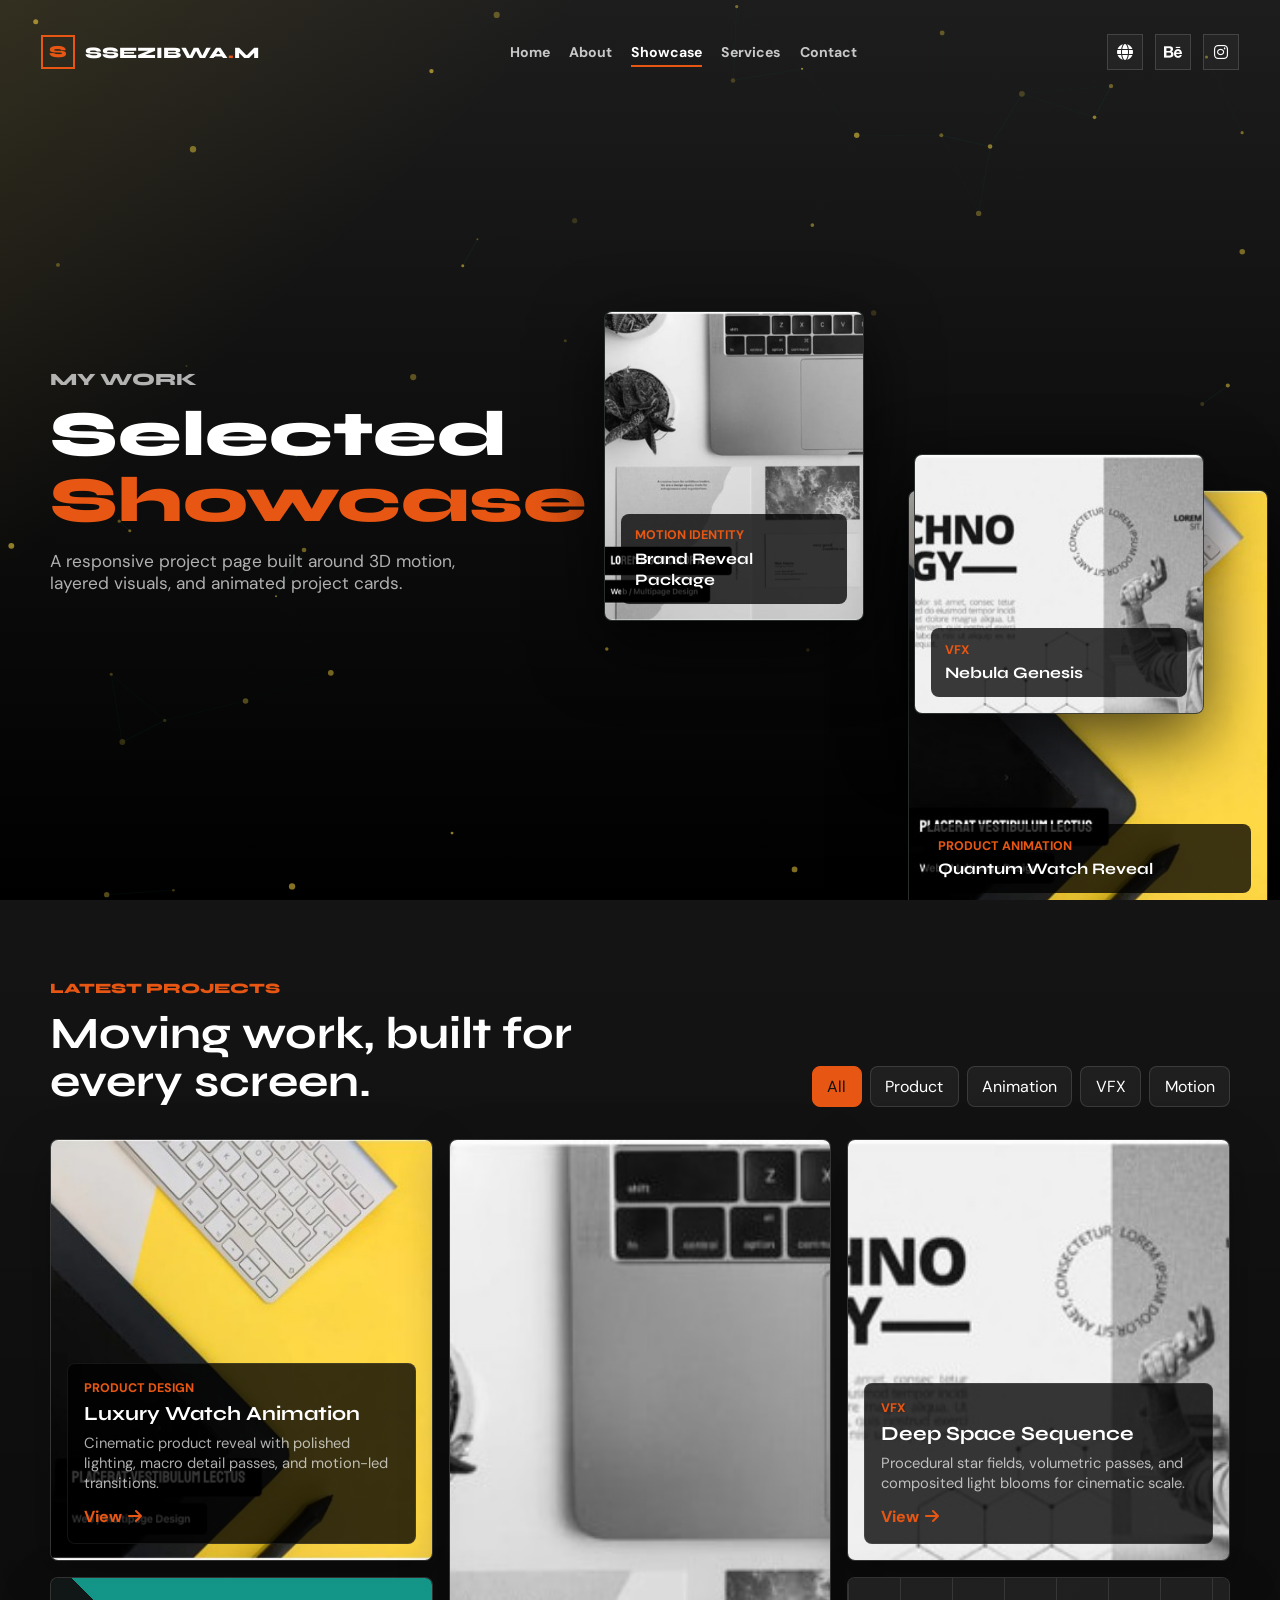
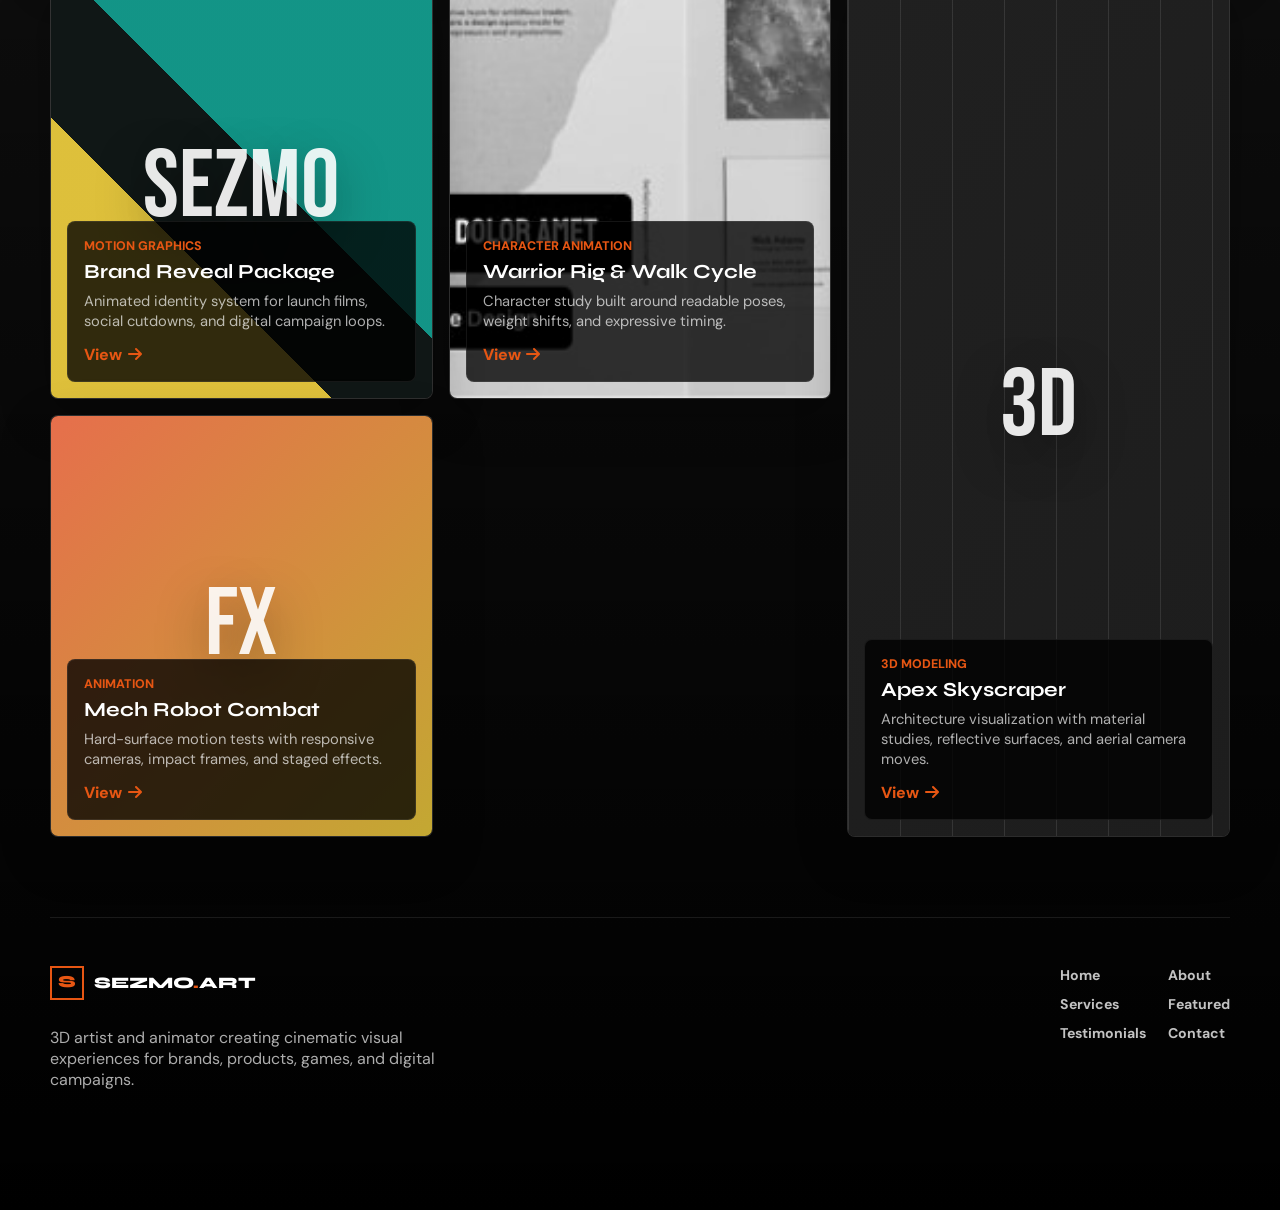
<file: seszmo/#showcase.html>
<!DOCTYPE html>
<html lang="en" data-theme="dark">
<head>
  <meta charset="UTF-8" />
  <meta name="viewport" content="width=device-width, initial-scale=1.0" />
  <title>Showcase - Sezmo</title>
  <meta name="description" content="Sezmo showcase page with animated 3D project movement, responsive project cards, and cinematic portfolio work." />
  <link rel="preconnect" href="https://fonts.googleapis.com" />
  <link rel="preconnect" href="https://fonts.gstatic.com" crossorigin />
  <link href="https://fonts.googleapis.com/css2?family=Bebas+Neue&family=DM+Sans:wght@400;500;700&family=Syne:wght@600;700;800&display=swap" rel="stylesheet" />
  <link rel="stylesheet" href="https://cdnjs.cloudflare.com/ajax/libs/font-awesome/6.4.0/css/all.min.css" />
  <link rel="stylesheet" href="css/style.css" />
</head>
<body data-page="showcase">
  <div id="scroll-progress"></div>

  <nav id="navbar" class="site-nav">
    <a class="brand" href="index.html" aria-label="Sezmo home"><span class="brand-mark">S</span><span class="brand-name">SSEZIBWA<span>.</span>M</span></a>
    <button class="menu-toggle" type="button" aria-label="Open navigation" aria-controls="primary-menu" aria-expanded="false"><i class="fas fa-bars"></i></button>
    <div id="primary-menu" class="nav-menu">
      <a href="index.html" data-page-link="home">Home</a>
      <a href="about.html" data-page-link="about">About</a>
      <a href="showcase.html" data-page-link="showcase">Showcase</a>
      <a href="services.html" data-page-link="services">Services</a>
      <a href="contact.html" data-page-link="contact">Contact</a>
    </div>
    <div class="nav-socials" aria-label="Social links">
      <a href="#" aria-label="Website"><i class="fas fa-globe"></i></a>
      <a href="#" aria-label="Behance"><i class="fab fa-behance"></i></a>
      <a href="#" aria-label="Instagram"><i class="fab fa-instagram"></i></a>
    </div>
  </nav>

  <main class="showcase-page">
    <section class="showcase-hero">
      <canvas id="showcase-particles" aria-hidden="true"></canvas>
      <div class="showcase-intro reveal">
        <p class="page-kicker">My Work</p>
        <h1>Selected <span>Showcase</span></h1>
        <p>A responsive project page built around 3D motion, layered visuals, and animated project cards.</p>
      </div>

      <div class="showcase-stage reveal" aria-label="Animated project showcase">
        <article class="stage-card stage-card-main">
          <img src="assets/project-yellow.jpg" alt="Yellow product visualization project" />
          <div>
            <span>Product Animation</span>
            <strong>Quantum Watch Reveal</strong>
          </div>
        </article>
        <article class="stage-card stage-card-left">
          <img src="assets/project-laptop.jpg" alt="Brand system project" />
          <div>
            <span>Motion Identity</span>
            <strong>Brand Reveal Package</strong>
          </div>
        </article>
        <article class="stage-card stage-card-right">
          <img src="assets/project-tech.jpg" alt="Technology concept project" />
          <div>
            <span>VFX</span>
            <strong>Nebula Genesis</strong>
          </div>
        </article>
      </div>
    </section>

    <section class="project-section">
      <div class="project-heading reveal">
        <div>
          <p class="section-label">Latest Projects</p>
          <h2>Moving work, built for every screen.</h2>
        </div>
        <div class="filter-wrap" aria-label="Project filters">
          <button class="filter-btn active" type="button" data-filter="all">All</button>
          <button class="filter-btn" type="button" data-filter="product">Product</button>
          <button class="filter-btn" type="button" data-filter="animation">Animation</button>
          <button class="filter-btn" type="button" data-filter="vfx">VFX</button>
          <button class="filter-btn" type="button" data-filter="motion">Motion</button>
        </div>
      </div>

      <div class="project-grid">
        <article class="project-card tilt-card reveal" data-category="product">
          <div class="project-media"><img src="assets/project-yellow.jpg" alt="Luxury Watch Animation" /></div>
          <div class="project-info">
            <span>Product Design</span>
            <h3>Luxury Watch Animation</h3>
            <p>Cinematic product reveal with polished lighting, macro detail passes, and motion-led transitions.</p>
            <a href="featured.html">View <i class="fas fa-arrow-right"></i></a>
          </div>
        </article>
        <article class="project-card project-card-tall tilt-card reveal" data-category="animation">
          <div class="project-media"><img src="assets/project-laptop.jpg" alt="Warrior rig and walk cycle" /></div>
          <div class="project-info">
            <span>Character Animation</span>
            <h3>Warrior Rig & Walk Cycle</h3>
            <p>Character study built around readable poses, weight shifts, and expressive timing.</p>
            <a href="featured.html">View <i class="fas fa-arrow-right"></i></a>
          </div>
        </article>
        <article class="project-card tilt-card reveal" data-category="vfx">
          <div class="project-media"><img src="assets/project-tech.jpg" alt="Deep space VFX sequence" /></div>
          <div class="project-info">
            <span>VFX</span>
            <h3>Deep Space Sequence</h3>
            <p>Procedural star fields, volumetric passes, and composited light blooms for cinematic scale.</p>
            <a href="featured.html">View <i class="fas fa-arrow-right"></i></a>
          </div>
        </article>
        <article class="project-card tilt-card reveal" data-category="motion">
          <div class="project-media visual-motion" aria-hidden="true"><span>SEZMO</span></div>
          <div class="project-info">
            <span>Motion Graphics</span>
            <h3>Brand Reveal Package</h3>
            <p>Animated identity system for launch films, social cutdowns, and digital campaign loops.</p>
            <a href="featured.html">View <i class="fas fa-arrow-right"></i></a>
          </div>
        </article>
        <article class="project-card project-card-tall tilt-card reveal" data-category="product">
          <div class="project-media visual-product" aria-hidden="true"><span>3D</span></div>
          <div class="project-info">
            <span>3D Modeling</span>
            <h3>Apex Skyscraper</h3>
            <p>Architecture visualization with material studies, reflective surfaces, and aerial camera moves.</p>
            <a href="featured.html">View <i class="fas fa-arrow-right"></i></a>
          </div>
        </article>
        <article class="project-card tilt-card reveal" data-category="animation">
          <div class="project-media visual-animation" aria-hidden="true"><span>FX</span></div>
          <div class="project-info">
            <span>Animation</span>
            <h3>Mech Robot Combat</h3>
            <p>Hard-surface motion tests with responsive cameras, impact frames, and staged effects.</p>
            <a href="featured.html">View <i class="fas fa-arrow-right"></i></a>
          </div>
        </article>
      </div>
    </section>
  </main>

  <footer class="site-footer">
    <div>
      <a class="brand footer-brand" href="index.html"><span class="brand-mark">S</span><span class="brand-name">SEZMO<span>.</span>ART</span></a>
      <p>3D artist and animator creating cinematic visual experiences for brands, products, games, and digital campaigns.</p>
    </div>
    <div class="footer-links">
      <a href="index.html">Home</a>
      <a href="about.html">About</a>
      <a href="services.html">Services</a>
      <a href="featured.html">Featured</a>
      <a href="testimonials.html">Testimonials</a>
      <a href="contact.html">Contact</a>
    </div>
  </footer>

  <nav class="mobile-bottom-nav" aria-label="Mobile navigation">
    <a href="index.html" data-page-link="home"><i class="fas fa-home"></i><span>Home</span></a>
    <a href="about.html" data-page-link="about"><i class="fas fa-user"></i><span>About</span></a>
    <a href="showcase.html" data-page-link="showcase"><i class="fas fa-film"></i><span>Showcase</span></a>
    <a href="contact.html" data-page-link="contact"><i class="fas fa-phone"></i><span>Contact</span></a>
  </nav>

  <script src="js/app.js"></script>
</body>
</html>
</file>
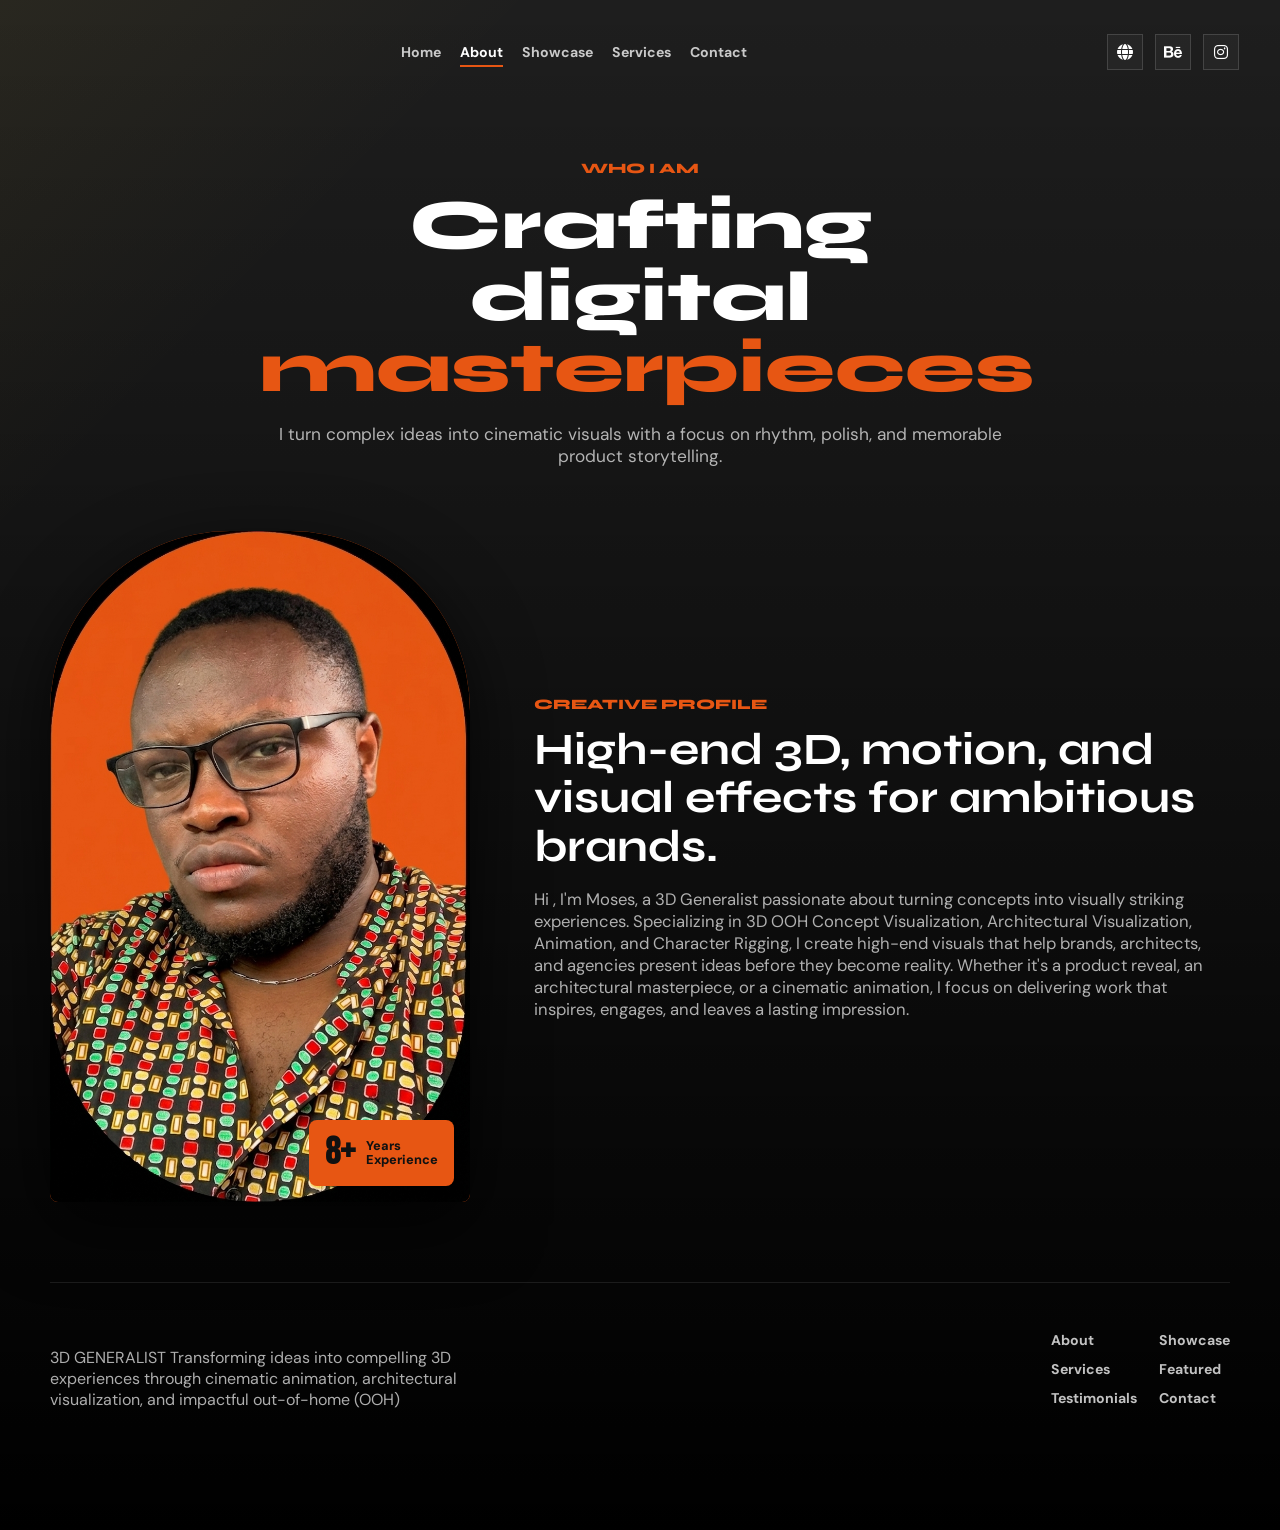
<file: seszmo/about.html>
<!DOCTYPE html>
<html lang="en" data-theme="dark">

<head>
  <meta charset="UTF-8" />
  <meta name="viewport" content="width=device-width, initial-scale=1.0" />
  <title>About</title>
  <meta name="description"
    content="About Sezmo, a 3D artist and animator specializing in cinematic visuals, product animation, VFX, and motion systems." />
  <link rel="preconnect" href="https://fonts.googleapis.com" />
  <link rel="preconnect" href="https://fonts.gstatic.com" crossorigin />
  <link
    href="https://fonts.googleapis.com/css2?family=Bebas+Neue&family=DM+Sans:wght@400;500;700&family=Syne:wght@600;700;800&display=swap"
    rel="stylesheet" />
  <link rel="stylesheet" href="https://cdnjs.cloudflare.com/ajax/libs/font-awesome/6.4.0/css/all.min.css" />
  <link rel="stylesheet" href="css/style.css" />
</head>

<body data-page="about">
  <div id="scroll-progress"></div>

  <nav id="navbar" class="site-nav">
    <a class="brand" href="index.html" aria-label="Sezmo home"><span class="brand-name"><span></span></span></a>
    <button class="menu-toggle" type="button" aria-label="Open navigation" aria-controls="primary-menu"
        aria-expanded="false"><i class="fas fa-bars"></i></button>
        <div id="primary-menu" class="nav-menu">
          <a href="index.html" data-page-link="home">Home</a>
          <a href="about.html" data-page-link="about">About</a>
          <a href="showcase.html" data-page-link="showcase">Showcase</a>
          <a href="services.html" data-page-link="services">Services</a>
          <a href="contact.html" data-page-link="contact">Contact</a>
        </div>
        <div class="nav-socials" aria-label="Social links">
          <a href="#" aria-label="Website"><i class="fas fa-globe"></i></a>
          <a href="#" aria-label="Behance"><i class="fab fa-behance"></i></a>
          <a href="#" aria-label="Instagram"><i class="fab fa-instagram"></i></a>
        </div>
  </nav>

  <main class="page-main">
    <header class="page-header">
      <div class="page-kicker">Who I Am</div>
      <h1>Crafting digital <span>masterpieces</span></h1>
      <p>I turn complex ideas into cinematic visuals with a focus on rhythm, polish, and memorable product storytelling.
      </p>
    </header>

    <section class="split-section">
      <div class="about-frame reveal">
        <img src="assets/img1.png" alt="Sezmo portrait" />
        <div class="experience-badge"><strong>8+</strong><span>Years<br />Experience</span></div>
      </div>
      <div class="split-copy reveal">
        <p class="section-label">Creative Profile</p>
        <h2>High-end 3D, motion, and visual effects for ambitious brands.</h2>
        <p>
          Hi , I'm Moses, a 3D Generalist passionate about turning concepts into visually striking experiences.
          Specializing in 3D OOH Concept Visualization, Architectural Visualization, Animation, and Character Rigging, I
          create high-end visuals that help brands, architects, and agencies present ideas before they become reality.
          Whether it's a product reveal, an architectural masterpiece, or a cinematic animation, I focus on delivering
          work that inspires, engages, and leaves a lasting impression.</p>
       <!-- <p>From trailers to luxury product reveals, each frame is treated as a design decision.</p>-->
      </div>
    </section>
    <!--
    <section class="skills-section">
      <article class="skill-meter reveal"><span>Blender</span><div><i style="width:96%"></i></div><strong>96%</strong></article>
      <article class="skill-meter reveal"><span>Maya</span><div><i style="width:90%"></i></div><strong>90%</strong></article>
      <article class="skill-meter reveal"><span>Cinema 4D</span><div><i style="width:88%"></i></div><strong>88%</strong></article>
      <article class="skill-meter reveal"><span>Unreal Engine</span><div><i style="width:85%"></i></div><strong>85%</strong></article>
      <article class="skill-meter reveal"><span>After Effects</span><div><i style="width:92%"></i></div><strong>92%</strong></article>
      <article class="skill-meter reveal"><span>Substance</span><div><i style="width:87%"></i></div><strong>87%</strong></article>
    </section>

    -->
  </main>

  <footer class="site-footer">
    <div>
      <p>3D GENERALIST Transforming ideas into compelling 3D experiences through cinematic animation, architectural
        visualization, and impactful out-of-home (OOH) </p>
    </div>
    <div class="footer-links">
      <a href="about.html">About</a>
      <a href="showcase.html">Showcase</a>
      <a href="services.html">Services</a>
      <a href="featured.html">Featured</a>
      <a href="testimonials.html">Testimonials</a>
      <a href="contact.html">Contact</a>
    </div>
  </footer>

  <nav class="mobile-bottom-nav" aria-label="Mobile navigation">
    <a href="index.html" data-page-link="home"><i class="fas fa-home"></i><span>Home</span></a>
    <a href="about.html" data-page-link="about"><i class="fas fa-user"></i><span>About</span></a>
    <a href="showcase.html" data-page-link="showcase"><i class="fas fa-film"></i><span>Showcase</span></a>
    <a href="contact.html" data-page-link="contact"><i class="fas fa-phone"></i><span>Contact</span></a>
  </nav>

  <script src="js/app.js"></script>
</body>

</html>
</file>
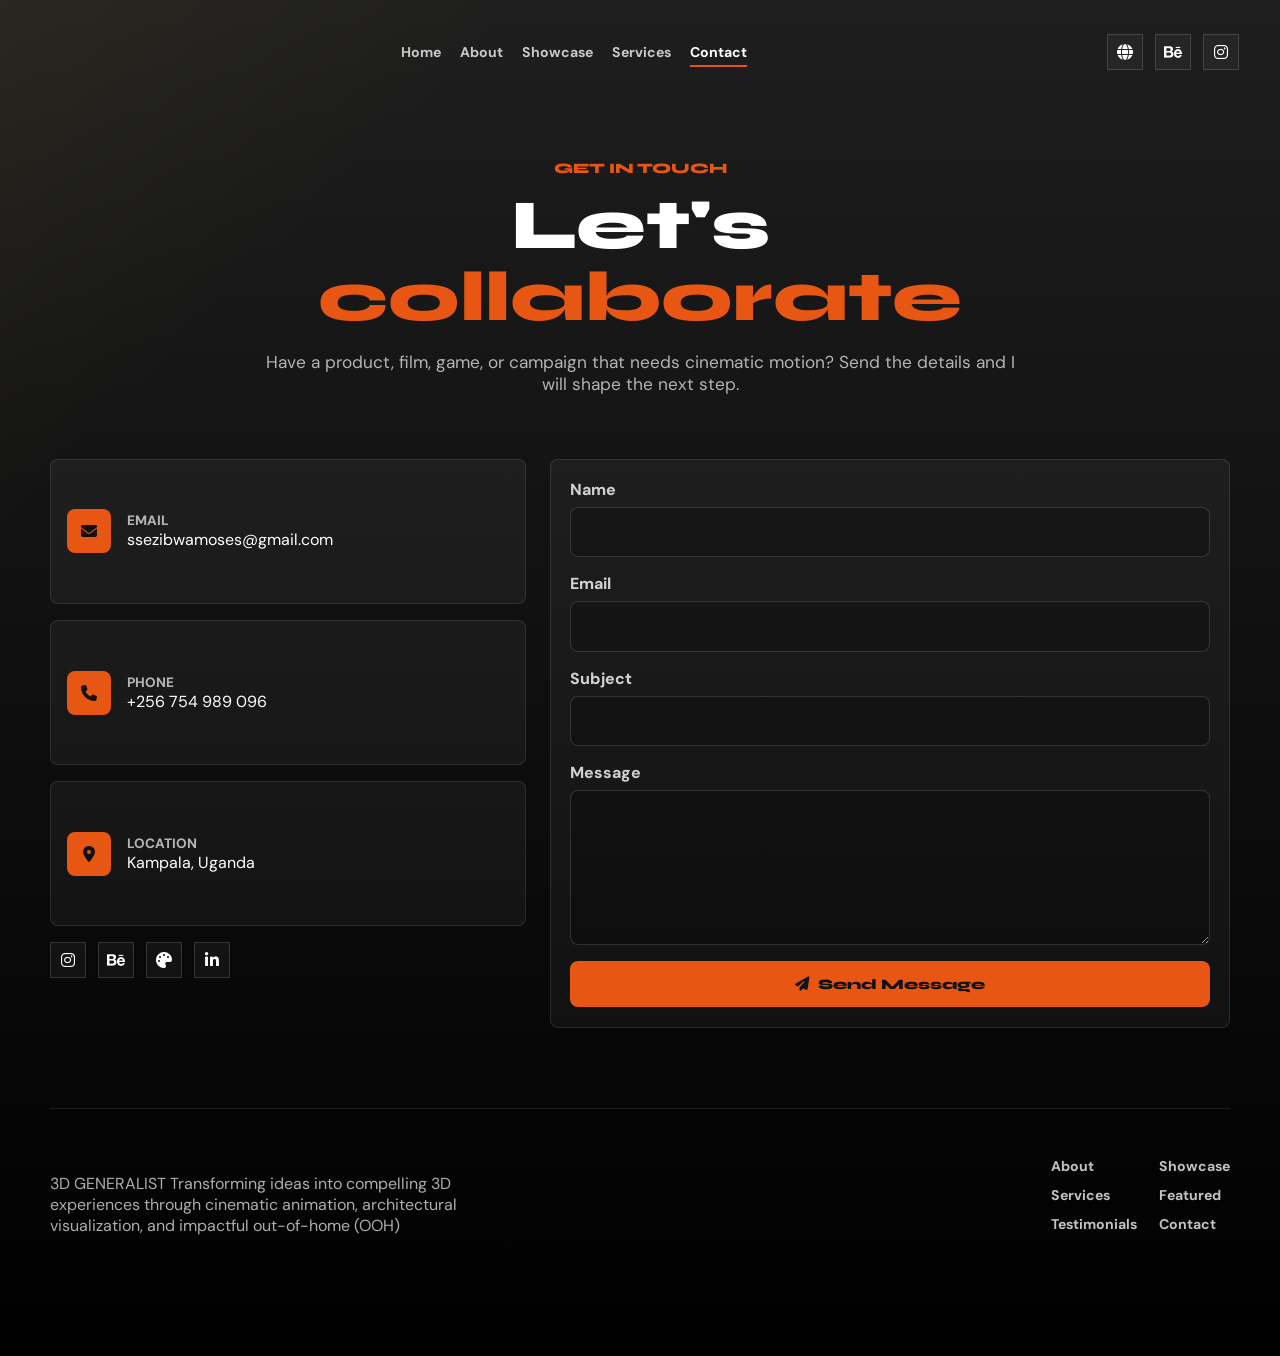
<file: seszmo/contact.html>
<!DOCTYPE html>
<html lang="en" data-theme="dark">
<head>
  <meta charset="UTF-8" />
  <meta name="viewport" content="width=device-width, initial-scale=1.0" />
  <title>Contact - Sezmo</title>
  <meta name="description" content="Contact Sezmo for 3D animation, product visualization, VFX, and motion graphics collaborations." />
  <link rel="preconnect" href="https://fonts.googleapis.com" />
  <link rel="preconnect" href="https://fonts.gstatic.com" crossorigin />
  <link href="https://fonts.googleapis.com/css2?family=Bebas+Neue&family=DM+Sans:wght@400;500;700&family=Syne:wght@600;700;800&display=swap" rel="stylesheet" />
  <link rel="stylesheet" href="https://cdnjs.cloudflare.com/ajax/libs/font-awesome/6.4.0/css/all.min.css" />
  <link rel="stylesheet" href="css/style.css" />
</head>
<body data-page="contact">
  <div id="scroll-progress"></div>
  <nav id="navbar" class="site-nav">
    <a class="brand" href="index.html" aria-label="Sezmo home"><span class="brand-name"><span></span></span></a>
    <button class="menu-toggle" type="button" aria-label="Open navigation" aria-controls="primary-menu" aria-expanded="false"><i class="fas fa-bars"></i></button>
    <div id="primary-menu" class="nav-menu"><a href="index.html" data-page-link="home">Home</a><a href="about.html" data-page-link="about">About</a><a href="showcase.html" data-page-link="showcase">Showcase</a><a href="services.html" data-page-link="services">Services</a><a href="contact.html" data-page-link="contact">Contact</a></div>
    <div class="nav-socials" aria-label="Social links"><a href="#" aria-label="Website"><i class="fas fa-globe"></i></a><a href="#" aria-label="Behance"><i class="fab fa-behance"></i></a><a href="#" aria-label="Instagram"><i class="fab fa-instagram"></i></a></div>
  </nav>

  <main class="page-main">
    <header class="page-header">
      <div class="page-kicker">Get In Touch</div>
      <h1>Let's <span>collaborate</span></h1>
      <p>Have a product, film, game, or campaign that needs cinematic motion? Send the details and I will shape the next step.</p>
    </header>

    <section class="contact-layout">
      <div class="contact-info reveal">
        <article><i class="fas fa-envelope"></i><div><span>Email</span><a href="mailto:hello@sezmo.art">ssezibwamoses@gmail.com</a></div></article>
        <article><i class="fas fa-phone"></i><div><span>Phone</span><a href="tel:+256754989096">+256 754 989 096</a></div></article>
        <article><i class="fas fa-location-dot"></i><div><span>Location</span><p>Kampala, Uganda</p></div></article>
        <div class="contact-socials"><a href="#" aria-label="Instagram"><i class="fab fa-instagram"></i></a><a href="#" aria-label="Behance"><i class="fab fa-behance"></i></a><a href="#" aria-label="ArtStation"><i class="fas fa-palette"></i></a><a href="#" aria-label="LinkedIn"><i class="fab fa-linkedin-in"></i></a></div>
      </div>

      <form class="contact-form reveal" id="contact-form">
        <div id="form-notification" class="form-notification" hidden></div>
        <label>Name<input type="text" id="name" name="name" autocomplete="name" required /></label>
        <label>Email<input type="email" id="email" name="email" autocomplete="email" required /></label>
        <label>Subject<input type="text" id="subject" name="subject" required /></label>
        <label>Message<textarea id="message" name="message" rows="6" required></textarea></label>
        <button class="btn btn-primary" id="submit-btn" type="submit"><i class="fas fa-paper-plane"></i>Send Message</button>
      </form>
    </section>
  </main>

  <footer class="site-footer">
    <div>
      <p>3D GENERALIST Transforming ideas into compelling 3D experiences through cinematic animation, architectural
        visualization, and impactful out-of-home (OOH) </p>
    </div>
    <div class="footer-links">
      <a href="about.html">About</a>
      <a href="showcase.html">Showcase</a>
      <a href="services.html">Services</a>
      <a href="featured.html">Featured</a>
      <a href="testimonials.html">Testimonials</a>
      <a href="contact.html">Contact</a>
    </div>
  </footer>

  <nav class="mobile-bottom-nav" aria-label="Mobile navigation"><a href="index.html" data-page-link="home"><i class="fas fa-home"></i><span>Home</span></a><a href="about.html" data-page-link="about"><i class="fas fa-user"></i><span>About</span></a><a href="showcase.html" data-page-link="showcase"><i class="fas fa-film"></i><span>Showcase</span></a><a href="contact.html" data-page-link="contact"><i class="fas fa-phone"></i><span>Contact</span></a></nav>

  <script src="js/app.js"></script>
</body>
</html>
</file>
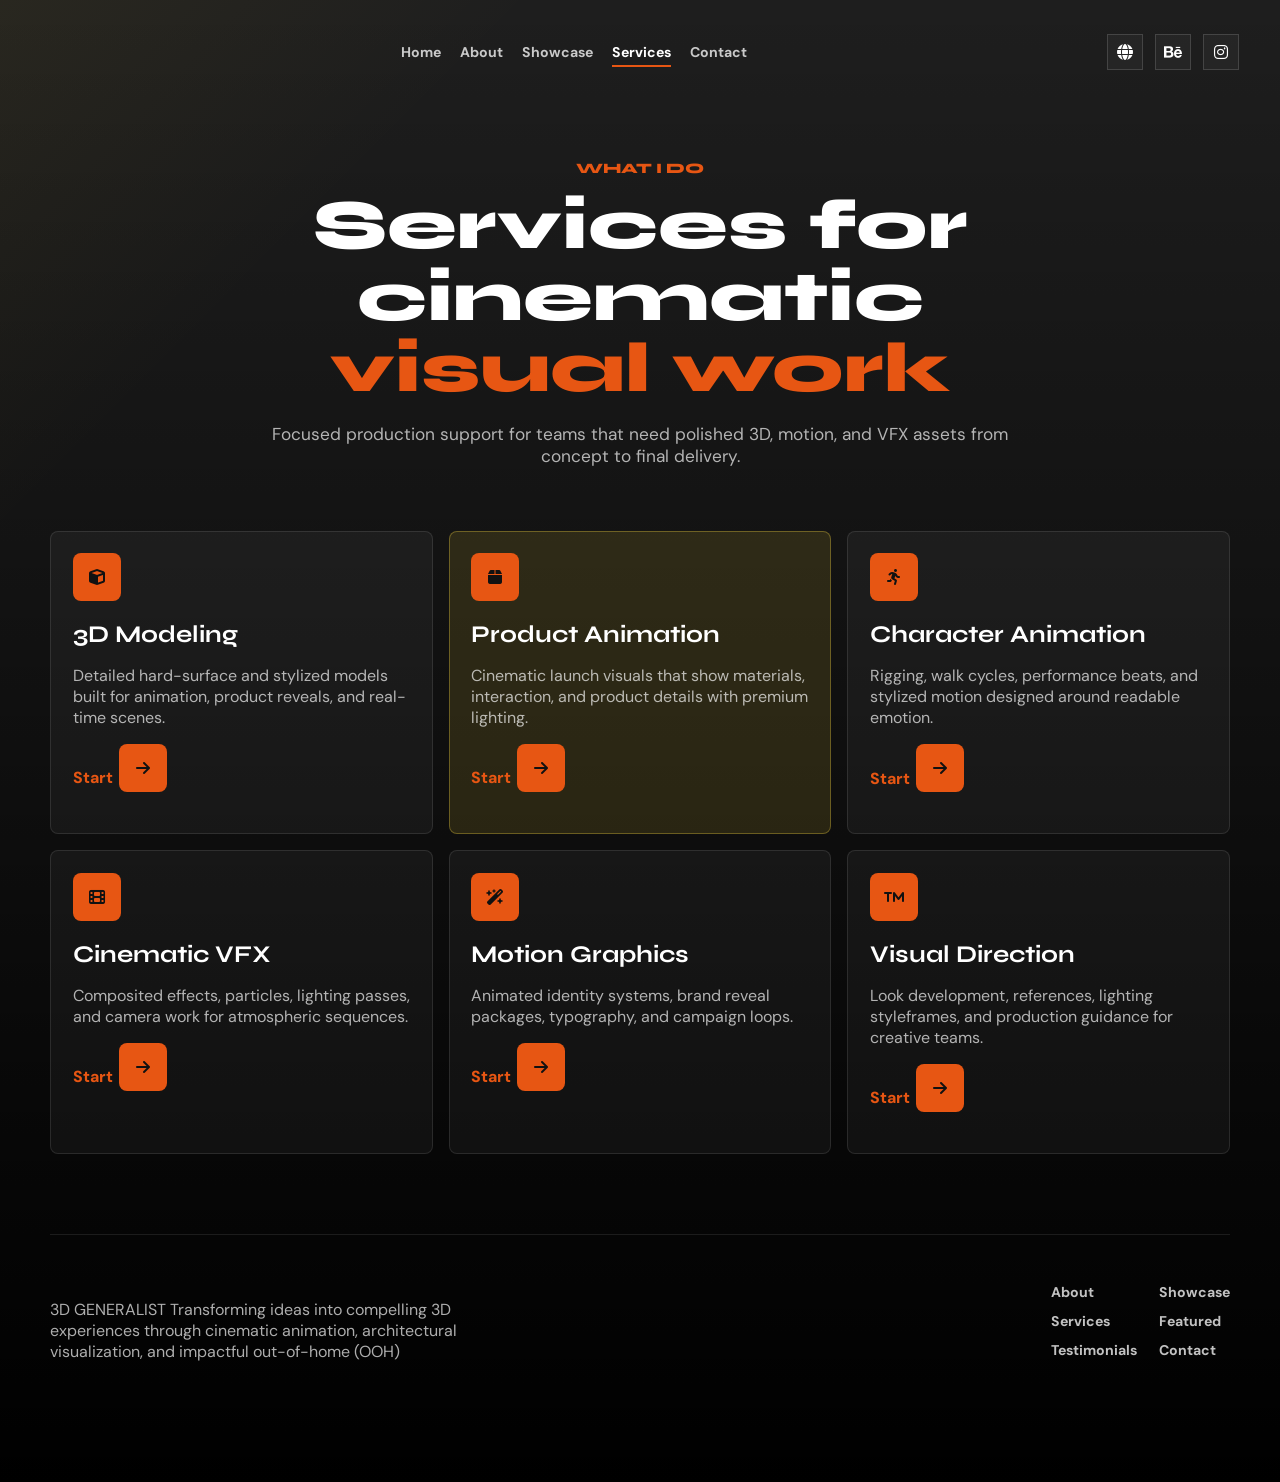
<file: seszmo/services.html>
<!DOCTYPE html>
<html lang="en" data-theme="dark">

<head>
  <meta charset="UTF-8" />
  <meta name="viewport" content="width=device-width, initial-scale=1.0" />
  <title>Services - Sezmo</title>
  <meta name="description"
    content="Sezmo services across 3D modeling, product animation, character animation, cinematic VFX, and motion design." />
  <link rel="preconnect" href="https://fonts.googleapis.com" />
  <link rel="preconnect" href="https://fonts.gstatic.com" crossorigin />
  <link
    href="https://fonts.googleapis.com/css2?family=Bebas+Neue&family=DM+Sans:wght@400;500;700&family=Syne:wght@600;700;800&display=swap"
    rel="stylesheet" />
  <link rel="stylesheet" href="https://cdnjs.cloudflare.com/ajax/libs/font-awesome/6.4.0/css/all.min.css" />
  <link rel="stylesheet" href="css/style.css" />
</head>

<body data-page="services">
  <div id="scroll-progress"></div>
  <nav id="navbar" class="site-nav">
    <a class="brand" href="index.html" aria-label="Sezmo home"><span class="brand-name"><span></span></span></a>
    <button class="menu-toggle" type="button" aria-label="Open navigation" aria-controls="primary-menu"
      aria-expanded="false"><i class="fas fa-bars"></i></button>
    <div id="primary-menu" class="nav-menu">
      <a href="index.html" data-page-link="home">Home</a>
      <a href="about.html" data-page-link="about">About</a>
      <a href="showcase.html" data-page-link="showcase">Showcase</a>
      <a href="services.html" data-page-link="services">Services</a>
      <a href="contact.html" data-page-link="contact">Contact</a>
    </div>
    <div class="nav-socials" aria-label="Social links"><a href="#" aria-label="Website"><i
          class="fas fa-globe"></i></a><a href="#" aria-label="Behance"><i class="fab fa-behance"></i></a><a href="#"
        aria-label="Instagram"><i class="fab fa-instagram"></i></a></div>
  </nav>

  <main class="page-main">
    <header class="page-header">
      <div class="page-kicker">What I Do</div>
      <h1>Services for cinematic <span>visual work</span></h1>
      <p>Focused production support for teams that need polished 3D, motion, and VFX assets from concept to final
        delivery.</p>
    </header>

    <section class="service-grid">
      <article class="service-card tilt-card reveal"><i class="fas fa-cube"></i>
        <h2>3D Modeling</h2>
        <p>Detailed hard-surface and stylized models built for animation, product reveals, and real-time scenes.</p><a
          href="contact.html">Start <i class="fas fa-arrow-right"></i></a>
      </article>
      <article class="service-card featured-service tilt-card reveal"><i class="fas fa-box"></i>
        <h2>Product Animation</h2>
        <p>Cinematic launch visuals that show materials, interaction, and product details with premium lighting.</p><a
          href="contact.html">Start <i class="fas fa-arrow-right"></i></a>
      </article>
      <article class="service-card tilt-card reveal"><i class="fas fa-person-running"></i>
        <h2>Character Animation</h2>
        <p>Rigging, walk cycles, performance beats, and stylized motion designed around readable emotion.</p><a
          href="contact.html">Start <i class="fas fa-arrow-right"></i></a>
      </article>
      <article class="service-card tilt-card reveal"><i class="fas fa-film"></i>
        <h2>Cinematic VFX</h2>
        <p>Composited effects, particles, lighting passes, and camera work for atmospheric sequences.</p><a
          href="contact.html">Start <i class="fas fa-arrow-right"></i></a>
      </article>
      <article class="service-card tilt-card reveal"><i class="fas fa-wand-magic-sparkles"></i>
        <h2>Motion Graphics</h2>
        <p>Animated identity systems, brand reveal packages, typography, and campaign loops.</p><a
          href="contact.html">Start <i class="fas fa-arrow-right"></i></a>
      </article>
      <article class="service-card tilt-card reveal"><i class="fas fa-trademark"></i>
        <h2>Visual Direction</h2>
        <p>Look development, references, lighting styleframes, and production guidance for creative teams.</p><a
          href="contact.html">Start <i class="fas fa-arrow-right"></i></a>
      </article>
    </section>
  </main>

  <footer class="site-footer">
    <div>
      <p>3D GENERALIST Transforming ideas into compelling 3D experiences through cinematic animation, architectural
        visualization, and impactful out-of-home (OOH) </p>
    </div>
    <div class="footer-links">
      <a href="about.html">About</a>
      <a href="showcase.html">Showcase</a>
      <a href="services.html">Services</a>
      <a href="featured.html">Featured</a>
      <a href="testimonials.html">Testimonials</a>
      <a href="contact.html">Contact</a>
    </div>
  </footer>

  <nav class="mobile-bottom-nav" aria-label="Mobile navigation">
    <a href="index.html" data-page-link="home"><i class="fas fa-home"></i><span>Home</span></a>
    <a href="about.html" data-page-link="about"><i class="fas fa-user"></i><span>About</span></a>
    <a href="showcase.html" data-page-link="showcase"><i class="fas fa-film"></i><span>Showcase</span></a>
    <a href="contact.html" data-page-link="contact"><i class="fas fa-phone"></i><span>Contact</span></a>
  </nav>

  <script src="js/app.js"></script>
</body>

</html>
</file>
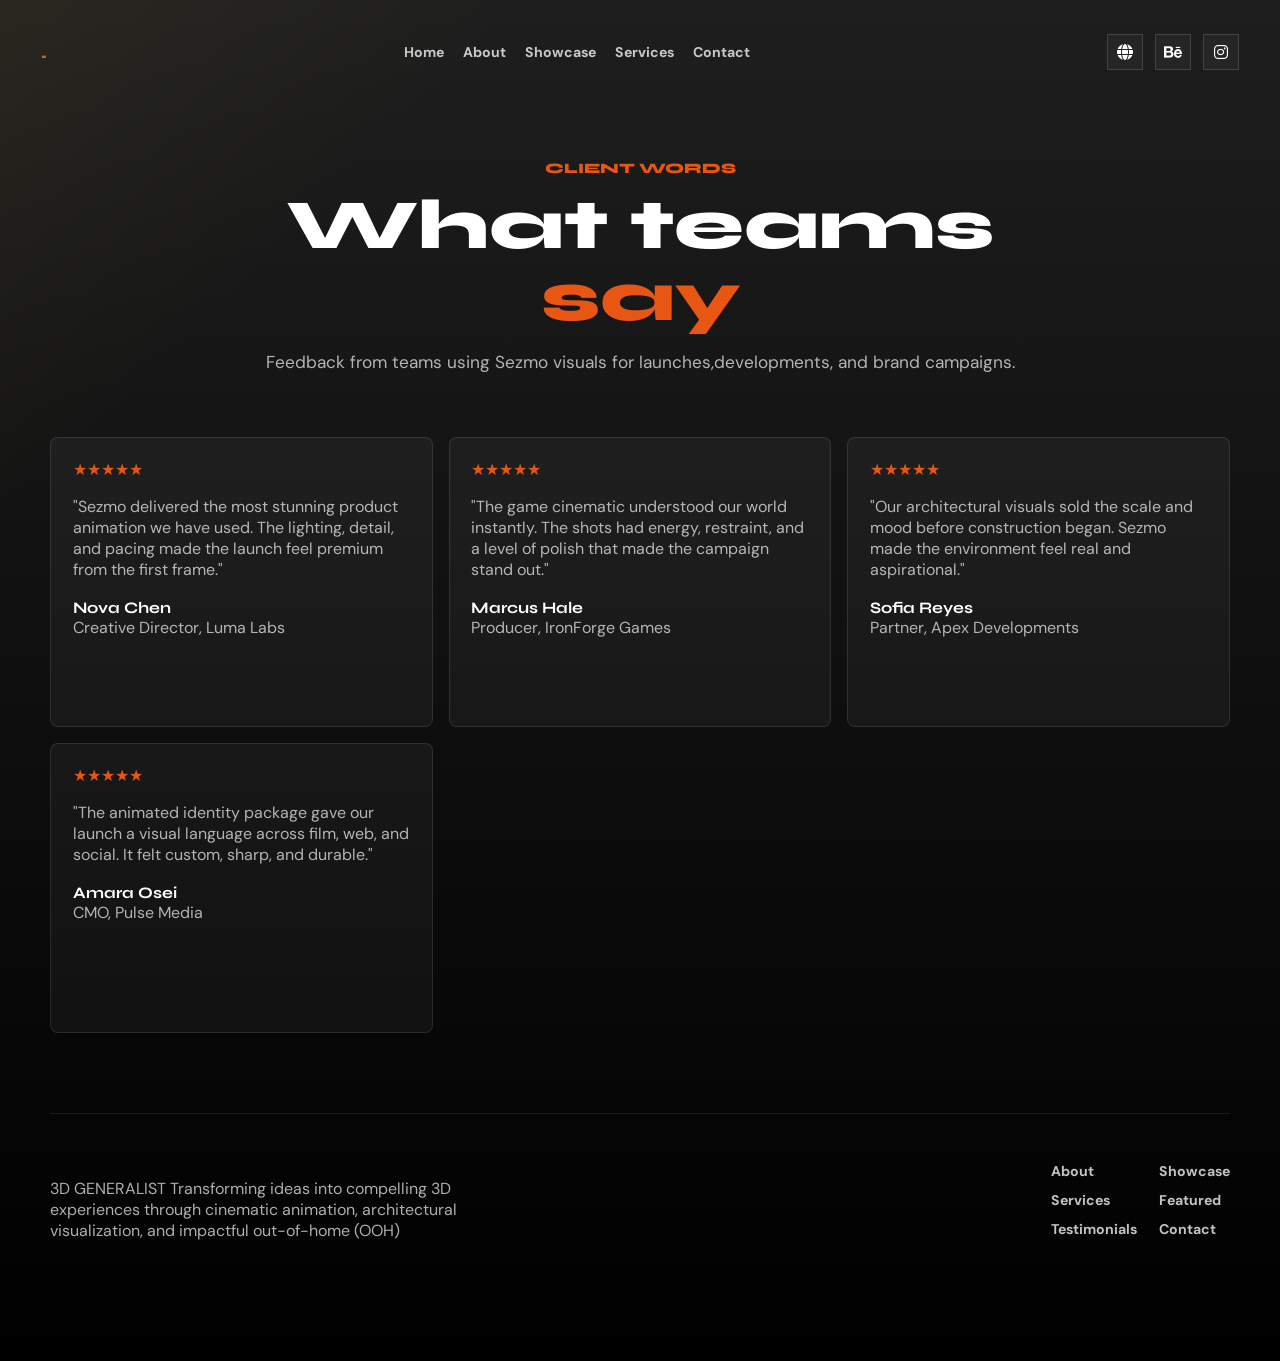
<file: seszmo/testimonials.html>
<!DOCTYPE html>
<html lang="en" data-theme="dark">
<head>
  <meta charset="UTF-8" />
  <meta name="viewport" content="width=device-width, initial-scale=1.0" />
  <title>Testimonials - Sezmo</title>
  <meta name="description" content="Client testimonials for Sezmo's cinematic animation, product visualization, VFX, and motion design work." />
  <link rel="preconnect" href="https://fonts.googleapis.com" />
  <link rel="preconnect" href="https://fonts.gstatic.com" crossorigin />
  <link href="https://fonts.googleapis.com/css2?family=Bebas+Neue&family=DM+Sans:wght@400;500;700&family=Syne:wght@600;700;800&display=swap" rel="stylesheet" />
  <link rel="stylesheet" href="https://cdnjs.cloudflare.com/ajax/libs/font-awesome/6.4.0/css/all.min.css" />
  <link rel="stylesheet" href="css/style.css" />
</head>
<body data-page="testimonials">
  <div id="scroll-progress"></div>
  <nav id="navbar" class="site-nav">
    <a class="brand" href="index.html" aria-label="Sezmo home"><span class="brand-name"><span>.</span></span></a>
    <button class="menu-toggle" type="button" aria-label="Open navigation" aria-controls="primary-menu" aria-expanded="false"><i class="fas fa-bars"></i></button>
    <div id="primary-menu" class="nav-menu"><a href="index.html" data-page-link="home">Home</a><a href="about.html" data-page-link="about">About</a><a href="showcase.html" data-page-link="showcase">Showcase</a><a href="services.html" data-page-link="services">Services</a><a href="contact.html" data-page-link="contact">Contact</a></div>
    <div class="nav-socials" aria-label="Social links"><a href="#" aria-label="Website"><i class="fas fa-globe"></i></a><a href="#" aria-label="Behance"><i class="fab fa-behance"></i></a><a href="#" aria-label="Instagram"><i class="fab fa-instagram"></i></a></div>
  </nav>

  <main class="page-main">
    <header class="page-header">
      <div class="page-kicker">Client Words</div>
      <h1>What teams <span>say</span></h1>
      <p>Feedback from teams using Sezmo visuals for launches,developments, and brand campaigns.</p>
    </header>

    <section class="testimonial-grid">
      <article class="testimonial-card reveal"><div class="stars">★★★★★</div><p>"Sezmo delivered the most stunning product animation we have used. The lighting, detail, and pacing made the launch feel premium from the first frame."</p><strong>Nova Chen</strong><span>Creative Director, Luma Labs</span></article>
      <article class="testimonial-card reveal"><div class="stars">★★★★★</div><p>"The game cinematic understood our world instantly. The shots had energy, restraint, and a level of polish that made the campaign stand out."</p><strong>Marcus Hale</strong><span>Producer, IronForge Games</span></article>
      <article class="testimonial-card reveal"><div class="stars">★★★★★</div><p>"Our architectural visuals sold the scale and mood before construction began. Sezmo made the environment feel real and aspirational."</p><strong>Sofia Reyes</strong><span>Partner, Apex Developments</span></article>
      <article class="testimonial-card reveal"><div class="stars">★★★★★</div><p>"The animated identity package gave our launch a visual language across film, web, and social. It felt custom, sharp, and durable."</p><strong>Amara Osei</strong><span>CMO, Pulse Media</span></article>
    </section>
  </main>

  <footer class="site-footer">
    <div>
      <p>3D GENERALIST Transforming ideas into compelling 3D experiences through cinematic animation, architectural
        visualization, and impactful out-of-home (OOH) </p>
    </div>
    <div class="footer-links">
      <a href="about.html">About</a>
      <a href="showcase.html">Showcase</a>
      <a href="services.html">Services</a>
      <a href="featured.html">Featured</a>
      <a href="testimonials.html">Testimonials</a>
      <a href="contact.html">Contact</a>
    </div>
  </footer>

  <nav class="mobile-bottom-nav" aria-label="Mobile navigation"><a href="index.html" data-page-link="home"><i class="fas fa-home"></i><span>Home</span></a><a href="about.html" data-page-link="about"><i class="fas fa-user"></i><span>About</span></a><a href="showcase.html" data-page-link="showcase"><i class="fas fa-film"></i><span>Showcase</span></a><a href="contact.html" data-page-link="contact"><i class="fas fa-phone"></i><span>Contact</span></a></nav>

  <script src="js/app.js"></script>
</body>
</html>
</file>
<file: seszmo/css/style.css>
:root {
  --bg: #000000;
  --bg-2: #000000e1;
  --teal: #000000;
  --teal-deep: #1d1d1d;
  --teal-soft: #1F1D1E;
  --accent: #E75613;
  --accent-2: #ff7b54;
  --ink: #ffffff;
  --muted: rgba(255, 255, 255, 0.68);
  --panel: rgba(1, 7, 6, 0.899);
  --shadow: 0 24px 70px rgba(0, 0, 0, 0.705);
  --radius: 8px;
}

*,
*::before,
*::after {
  box-sizing: border-box;
}

html {
  scroll-behavior: smooth;
}

body {
  margin: 0;
  min-height: 100vh;
  font-family: "DM Sans", Arial, sans-serif;
  color: var(--ink);
  background:
    linear-gradient(135deg, rgba(244, 210, 63, 0.05), transparent 24rem),
    linear-gradient(180deg, var(--bg-2), var(--bg));
  overflow-x: hidden;
}

body.is-menu-open {
  overflow: hidden;
}

img {
  display: block;
  max-width: 100%;
}

a {
  color: inherit;
  text-decoration: none;
}

button,
input,
textarea {
  font: inherit;
}

#scroll-progress {
  position: fixed;
  top: 0;
  left: 0;
  z-index: 2000;
  width: 0;
  height: 3px;
  background: linear-gradient(90deg, var(--accent), var(--teal-soft), var(--accent-2));
}

.site-nav {
  position: fixed;
  top: 18px;
  left: 24px;
  right: 24px;
  z-index: 1200;
  display: grid;
  grid-template-columns: auto 1fr auto;
  align-items: center;
  gap: 1rem;
  min-height: 68px;
  padding: 0.8rem 1rem;
  border: 1px solid transparent;
  transition: background 180ms ease, border-color 180ms ease, top 180ms ease;
}

.site-nav.scrolled,
.site-nav.is-open {
  top: 10px;
  background: rgba(5, 20, 19, 0.92);
  border-color: rgba(255, 255, 255, 0.1);
  backdrop-filter: blur(18px);
}

.brand {
  display: inline-flex;
  align-items: center;
  gap: 0.65rem;
  width: fit-content;
}

.brand-mark {
  display: inline-grid;
  width: 34px;
  height: 34px;
  place-items: center;
  border: 2px solid var(--accent);
  color: var(--accent);
  font-family: "Syne", Arial, sans-serif;
  font-size: 1.05rem;
  font-weight: 800;
  line-height: 1;
}

.brand-name {
  font-family: "Syne", Arial, sans-serif;
  font-weight: 800;
  color: var(--ink);
}

.brand-name span,
.accent {
  color: var(--accent);
}

.nav-menu {
  justify-self: center;
  display: flex;
  align-items: center;
  gap: 1.2rem;
}

.nav-menu a,
.footer-links a {
  position: relative;
  color: rgba(255, 255, 255, 0.76);
  font-size: 0.88rem;
  font-weight: 700;
  transition: color 160ms ease;
}

.nav-menu a::after {
  content: "";
  position: absolute;
  left: 0;
  right: 0;
  bottom: -0.4rem;
  height: 2px;
  background: var(--accent);
  transform: scaleX(0);
  transform-origin: left;
  transition: transform 180ms ease;
}

.nav-menu a:hover,
.nav-menu a.active,
.footer-links a:hover {
  color: var(--ink);
}

.nav-menu a.active::after,
.nav-menu a:hover::after {
  transform: scaleX(1);
}

.nav-socials {
  display: flex;
  justify-content: flex-end;
  gap: 0.75rem;
}

.nav-socials a,
.contact-socials a {
  display: inline-grid;
  width: 36px;
  height: 36px;
  place-items: center;
  border: 1px solid rgba(255, 255, 255, 0.14);
  background: rgba(255, 255, 255, 0.04);
  transition: transform 160ms ease, color 160ms ease, border-color 160ms ease;
}

.nav-socials a:hover,
.contact-socials a:hover {
  color: var(--accent);
  border-color: var(--accent);
  transform: translateY(-2px);
}

.menu-toggle {
  display: none;
  width: 44px;
  height: 44px;
  align-items: center;
  justify-content: center;
  color: var(--ink);
  border: 1px solid rgba(255, 255, 255, 0.16);
  background: rgba(255, 255, 255, 0.06);
  cursor: pointer;
}

.hero-section {
  position: relative;
  min-height: 100vh;
  overflow: hidden;
  background:
    linear-gradient(180deg, var(--teal) 0%, var(--teal) 68%, var(--bg) 68%, var(--bg) 100%);
}

.hero-bg {
  position: absolute;
  inset: 0;
  z-index: 0;
  overflow: hidden;
}

.hero-bg video {
  position: absolute;
  inset: 0;
  width: 100%;
  height: 100%;
  object-fit: cover;
  opacity: 0.9;
  filter: saturate(1.1) brightness(0.55);
}

.hero-bg::after {
  content: "";
  position: absolute;
  inset: 0;
  background: radial-gradient(circle at top center, rgba(255, 255, 255, 0.05), rgba(0, 0, 0, 0.72));
  pointer-events: none;
}

.hero-line-field {
  position: absolute;
  inset: 45% 0 auto;
  height: 170px;
  opacity: 0.28;
  background:
    repeating-radial-gradient(ellipse at center, transparent 0 30px, rgba(255, 255, 255, 0.22) 31px 32px, transparent 33px 54px);
  transform: translateY(-20px);
  pointer-events: none;
}

.hero-shell {
  position: relative;
  z-index: 1;
  display: grid;
  grid-template-columns: minmax(0, 1fr) minmax(280px, 360px) minmax(180px, 260px);
  align-items: center;
  gap: 2rem;
  width: min(1180px, calc(100% - 48px));
  min-height: 100vh;
  margin: 0 auto;
  padding: 7.5rem 0 5rem;
}

.eyebrow,
.page-kicker,
.section-label {
  margin: 0 0 0.8rem;
  color: rgba(255, 255, 255, 0.86);
  font-family: "Syne", Arial, sans-serif;
  font-size: 0.9rem;
  font-weight: 800;
}

.page-kicker,
.section-label {
  color: var(--accent);
  text-transform: uppercase;
}

.hero-name {
  margin: 0;
  font-family: "Bebas Neue", Impact, sans-serif;
  font-size: 6.5rem;
  font-weight: 400;
  line-height: 0.9;
  letter-spacing: 0;
}

.hero-name span {
  display: block;
}

.signature-stroke {
  display: block;
  width: 170px;
  height: 20px;
  margin: 0.8rem 0 1.4rem;
  border-bottom: 8px solid var(--accent);
  border-radius: 50%;
  transform: rotate(-3deg);
}

.hero-role {
  margin: 0 0 0.7rem;
  font-family: "Syne", Arial, sans-serif;
  font-weight: 800;
}

.hero-desc {
  max-width: 34rem;
  margin: 0;
  color: rgba(255, 255, 255, 0.78);
}

.button-row {
  display: flex;
  flex-wrap: wrap;
  gap: 0.85rem;
  margin-top: 1.6rem;
}

.btn {
  display: inline-flex;
  min-height: 46px;
  align-items: center;
  justify-content: center;
  gap: 0.55rem;
  padding: 0.8rem 1.2rem;
  border: 1px solid transparent;
  border-radius: var(--radius);
  font-family: "Syne", Arial, sans-serif;
  font-size: 0.9rem;
  font-weight: 800;
  cursor: pointer;
  transition: transform 160ms ease, border-color 160ms ease, background 160ms ease;
}

.btn:hover {
  transform: translateY(-3px);
}

.btn-primary {
  color: #111;
  background: var(--accent);
}

.btn-secondary {
  color: var(--ink);
  background: rgba(255, 255, 255, 0.08);
  border-color: rgba(255, 255, 255, 0.18);
}

.btn-secondary:hover {
  color: var(--accent);
  border-color: var(--accent);
}

.hero-portrait-wrap {
  position: relative;
  justify-self: end;
  width: min(100%, 360px);
  perspective: 900px;
}

.portrait-arch,
.about-frame {
  position: relative;
  overflow: hidden;
  background: var(--accent);
  box-shadow: var(--shadow);
}

.portrait-arch {
  height: 560px;
  border-radius: 190px 190px 170px 170px;
  transform: translate3d(0, var(--portrait-scroll, 0px), 0);
  transition: transform 260ms ease-out;
  will-change: transform;
}

.portrait-arch img {
  width: 100%;
  height: 100%;
  object-fit: cover;
  object-position: center;
}

.floating-tag {
  position: absolute;
  display: inline-flex;
  align-items: center;
  gap: 0.45rem;
  padding: 0.55rem 0.75rem;
  color: var(--ink);
  background: rgba(5, 20, 19, 0.88);
  border: 1px solid rgba(244, 210, 63, 0.3);
  border-radius: var(--radius);
  box-shadow: 0 16px 40px rgba(0, 0, 0, 0.35);
  font-size: 0.82rem;
  font-weight: 800;
}

.tag-top {
  top: 16%;
  left: -24px;
  animation: tagFloatA 3.5s ease-in-out infinite;
}

.tag-bottom {
  right: -20px;
  bottom: 17%;
  animation: tagFloatB 3.8s ease-in-out infinite;
}

.hero-stats {
  display: grid;
  gap: 1.7rem;
  justify-self: end;
  text-align: right;
}

.stat-block p {
  margin: 0 0 0.4rem;
  color: rgba(255, 255, 255, 0.72);
  font-weight: 700;
}

.stat-block strong {
  display: block;
  font-family: "Bebas Neue", Impact, sans-serif;
  font-size: 4rem;
  font-weight: 400;
  line-height: 1;
}

.home-tools {
  padding: 3.5rem 24px 5rem;
  background: var(--bg);
}

.home-section {
  width: min(1180px, calc(100% - 48px));
  margin: 0 auto;
  padding: 5rem 0;
}

.home-section .cinematic-stats {
  margin-top: 0;
}

.home-section > .service-card {
  min-height: auto;
}

.home-section > .service-card h2 {
  max-width: 760px;
  font-size: clamp(2rem, 3vw, 2.8rem);
  line-height: 1.08;
}

.home-section > .service-card p:not(.section-label) {
  max-width: 760px;
}

.tool-strip {
  display: grid;
  grid-template-columns: repeat(6, minmax(0, 1fr));
  gap: 1rem;
  width: min(1180px, 100%);
  margin: 0 auto;
}

.tool-card,
.service-card,
.testimonial-card,
.skill-meter,
.contact-info article {
  border: 1px solid rgba(255, 255, 255, 0.1);
  border-radius: var(--radius);
  background: rgba(255, 255, 255, 0.045);
}

.tool-card {
  display: grid;
  min-height: 145px;
  place-items: center;
  gap: 0.28rem;
  padding: 1.1rem 0.8rem;
  text-align: center;
}

.tool-card i {
  color: var(--accent);
  font-size: 1.65rem;
}

.tool-card span {
  color: var(--muted);
  font-weight: 700;
}

.tool-card strong {
  font-family: "Syne", Arial, sans-serif;
  font-size: 1.05rem;
}

.home-showcase {
  position: relative;
  padding: 5rem 24px 6rem;
  overflow: hidden;
  background: linear-gradient(180deg, rgba(5, 20, 19, 0.96), rgba(0, 0, 0, 0.95));
}

.home-showcase-bg {
  position: absolute;
  inset: 0;
  z-index: 0;
  overflow: hidden;
  opacity: 0.4;
}

.home-showcase-bg video {
  position: absolute;
  inset: 0;
  width: 120%;
  height: 120%;
  object-fit: cover;
  transform: translate3d(-10%, -10%, 0);
  will-change: transform;
}

.home-showcase-copy,
.home-showcase-stage {
  position: relative;
  z-index: 1;
}

.home-showcase {
  display: grid;
  grid-template-columns: minmax(280px, 1fr) minmax(340px, 1.15fr);
  align-items: center;
  gap: 2rem;
  width: min(1180px, calc(100% - 48px));
  margin: 0 auto;
}

.home-showcase-copy {
  max-width: 520px;
}

.home-showcase-copy h2 {
  margin: 0 0 1rem;
  font-family: "Syne", Arial, sans-serif;
  font-size: clamp(2.7rem, 4vw, 3.4rem);
  line-height: 1.02;
}

.home-showcase-copy p {
  max-width: 28rem;
  margin: 1.2rem 0 2rem;
  color: rgba(255, 255, 255, 0.78);
}

.home-showcase-stage {
  position: relative;
  height: 560px;
  perspective: 1200px;
  transform-style: preserve-3d;
  transform: rotateX(var(--home-stage-x, 0deg)) rotateY(var(--home-stage-y, 0deg));
  transition: transform 180ms ease;
}

.home-showcase-stage .stage-card {
  box-shadow: 0 24px 70px rgba(0, 0, 0, 0.55);
}

.home-showcase-stage .stage-card-main {
  top: 50%;
  left: 50%;
  width: 360px;
  height: 420px;
  animation: stageMain 6s ease-in-out infinite;
}

.home-showcase-stage .stage-card-left {
  top: 12%;
  left: 0;
  width: 260px;
  height: 310px;
  animation: stageLeft 7s ease-in-out infinite;
}

.home-showcase-stage .stage-card-right {
  right: 0;
  bottom: 4%;
  width: 290px;
  height: 260px;
  animation: stageRight 7.5s ease-in-out infinite;
}

.home-showcase-stage .stage-card div {
  background: rgba(0, 0, 0, 0.78);
}

.home-showcase .stage-card span {
  color: var(--accent);
}

@media (max-width: 1020px) {
  .home-showcase {
    grid-template-columns: 1fr;
  }

  .home-showcase-stage {
    width: min(560px, 100%);
    margin: 0 auto;
  }
}

@media (max-width: 640px) {
  .home-showcase {
    padding: 4rem 18px 4.5rem;
  }

  .home-showcase-copy h2 {
    font-size: 2.5rem;
  }

  .home-showcase-bg {
    opacity: 0.3;
  }
}

.page-main,
.featured-main {
  width: min(1180px, calc(100% - 48px));
  margin: 0 auto;
  padding: 10rem 0 5rem;
}

.page-header {
  max-width: 760px;
  margin: 0 auto 4rem;
  text-align: center;
}

.page-header h1,
.showcase-intro h1,
.featured-copy h1 {
  margin: 0;
  font-family: "Syne", Arial, sans-serif;
  font-size: 4.4rem;
  font-weight: 800;
  line-height: 1.02;
}

.page-header h1 span,
.showcase-intro h1 span,
.featured-copy h1 span,
.split-copy h2 span {
  color: var(--accent);
}

.page-header p,
.showcase-intro p,
.featured-copy p {
  color: var(--muted);
  font-size: 1.08rem;
}

.split-section {
  display: grid;
  grid-template-columns: minmax(280px, 420px) minmax(0, 1fr);
  align-items: center;
  gap: 4rem;
}

.about-frame {
  min-height: 520px;
  border-radius: 180px 180px 8px 8px;
}

.about-frame img {
  width: 100%;
  height: 100%;
  min-height: 520px;
  object-fit: cover;
}

.experience-badge {
  position: absolute;
  right: 1rem;
  bottom: 1rem;
  display: flex;
  align-items: center;
  gap: 0.7rem;
  padding: 0.85rem 1rem;
  color: #111;
  background: var(--accent);
  border-radius: var(--radius);
}

.experience-badge strong {
  font-family: "Bebas Neue", Impact, sans-serif;
  font-size: 2.4rem;
  line-height: 1;
}

.experience-badge span {
  font-size: 0.8rem;
  font-weight: 800;
  line-height: 1.1;
}

.split-copy h2 {
  margin: 0 0 1rem;
  font-family: "Syne", Arial, sans-serif;
  font-size: 2.8rem;
  line-height: 1.08;
}

.split-copy p:not(.section-label) {
  color: var(--muted);
  font-size: 1.04rem;
}

.skills-section {
  display: grid;
  grid-template-columns: repeat(2, minmax(0, 1fr));
  gap: 1rem;
  margin-top: 4rem;
}

.skill-meter {
  display: grid;
  grid-template-columns: 140px 1fr 54px;
  align-items: center;
  gap: 1rem;
  min-height: 76px;
  padding: 1rem;
}

.skill-meter span,
.skill-meter strong {
  font-weight: 800;
}

.skill-meter div {
  height: 8px;
  overflow: hidden;
  background: rgba(255, 255, 255, 0.1);
  border-radius: 999px;
}

.skill-meter i {
  display: block;
  height: 100%;
  background: linear-gradient(90deg, var(--accent), var(--teal-soft));
  border-radius: inherit;
}

.showcase-page {
  min-height: 100vh;
}

.showcase-hero {
  position: relative;
  display: grid;
  grid-template-columns: minmax(0, 0.78fr) minmax(420px, 1fr);
  align-items: center;
  gap: 2rem;
  min-height: 100vh;
  padding: 9rem max(24px, calc((100vw - 1180px) / 2)) 4rem;
  overflow: hidden;
  background:
    linear-gradient(135deg, rgba(244, 210, 63, 0.1), transparent 26rem),
    linear-gradient(180deg, var(--teal-deep), var(--bg));
}

#showcase-particles {
  position: absolute;
  inset: 0;
  width: 100%;
  height: 100%;
  opacity: 0.8;
}

.showcase-intro,
.showcase-stage,
.project-section {
  position: relative;
  z-index: 1;
}

.showcase-intro {
  max-width: 500px;
  min-width: 0;
}

.showcase-intro h1 {
  max-width: 480px;
  font-size: clamp(3rem, 5vw, 4rem);
}

.showcase-intro p {
  max-width: 440px;
  overflow-wrap: break-word;
}

.showcase-stage {
  height: 560px;
  perspective: 1200px;
  transform-style: preserve-3d;
  transform: rotateX(var(--stage-x, 0deg)) rotateY(var(--stage-y, 0deg));
  transition: transform 160ms ease;
}

.stage-card {
  position: absolute;
  overflow: hidden;
  border: 1px solid rgba(255, 255, 255, 0.16);
  border-radius: var(--radius);
  background: var(--panel);
  box-shadow: var(--shadow);
  transform-style: preserve-3d;
}

.stage-card img,
.stage-card video {
  width: 100%;
  height: 100%;
  object-fit: cover;
  display: block;
}

.stage-card div {
  position: absolute;
  left: 1rem;
  right: 1rem;
  bottom: 1rem;
  padding: 0.85rem;
  background: rgba(0, 0, 0, 0.76);
  border-radius: var(--radius);
}

.stage-card span,
.project-info span {
  display: block;
  margin-bottom: 0.3rem;
  color: var(--accent);
  font-size: 0.78rem;
  font-weight: 800;
  text-transform: uppercase;
}

.stage-card strong {
  font-family: "Syne", Arial, sans-serif;
}

.stage-card-main {
  top: 50%;
  left: 50%;
  width: 360px;
  height: 420px;
  animation: stageMain 6s ease-in-out infinite;
}

.stage-card-left {
  top: 18%;
  left: 3%;
  width: 260px;
  height: 310px;
  animation: stageLeft 7s ease-in-out infinite;
}

.stage-card-right {
  right: 4%;
  bottom: 10%;
  width: 290px;
  height: 260px;
  animation: stageRight 7.5s ease-in-out infinite;
}

.project-section {
  width: min(1180px, calc(100% - 48px));
  margin: 0 auto;
  padding: 5rem 0;
}

.project-heading {
  display: grid;
  grid-template-columns: minmax(0, 1fr) auto;
  align-items: end;
  gap: 1.5rem;
  margin-bottom: 2rem;
}

.project-heading h2 {
  max-width: 620px;
  margin: 0;
  font-family: "Syne", Arial, sans-serif;
  font-size: 2.8rem;
  line-height: 1.08;
}

.filter-wrap {
  display: flex;
  flex-wrap: wrap;
  justify-content: flex-end;
  gap: 0.5rem;
}

.filter-btn {
  min-height: 40px;
  padding: 0.55rem 0.9rem;
  color: var(--ink);
  border: 1px solid rgba(255, 255, 255, 0.13);
  border-radius: var(--radius);
  background: rgba(255, 255, 255, 0.05);
  cursor: pointer;
  transition: background 160ms ease, color 160ms ease, border-color 160ms ease;
}

.filter-btn.active,
.filter-btn:hover {
  color: #111;
  background: var(--accent);
  border-color: var(--accent);
}

.project-grid {
  display: grid;
  grid-template-columns: repeat(3, minmax(0, 1fr));
  grid-auto-flow: dense;
  gap: 1rem;
  perspective: 1200px;
}

.project-card {
  position: relative;
  overflow: hidden;
  min-height: 420px;
  border: 1px solid rgba(255, 255, 255, 0.12);
  border-radius: var(--radius);
  background: rgba(255, 255, 255, 0.045);
  box-shadow: 0 16px 50px rgba(0, 0, 0, 0.28);
  transform-style: preserve-3d;
  transition: opacity 220ms ease, transform 220ms ease;
  animation: projectBreathe 6.5s ease-in-out infinite;
}

.project-card:nth-child(2n) {
  animation-delay: 0.6s;
}

.project-card:nth-child(3n) {
  animation-delay: 1.1s;
}

.project-card.hidden {
  display: none;
}

.project-card-tall {
  grid-row: span 2;
  min-height: 520px;
}

.project-media {
  position: relative;
  height: 100%;
  min-height: inherit;
  background: linear-gradient(135deg, var(--teal), var(--accent));
  overflow: hidden;
}

.project-media img,
.project-media video {
  width: 100%;
  height: 100%;
  object-fit: cover;
  display: block;
  transition: transform 260ms ease;
}

.project-card:hover .project-media img,
.project-card:hover .project-media video {
  transform: scale(1.05);
}

.visual-motion,
.visual-product,
.visual-animation {
  display: grid;
  place-items: center;
  min-height: 420px;
  overflow: hidden;
}

.visual-motion {
  background:
    linear-gradient(45deg, rgba(244, 210, 63, 0.9) 0 35%, transparent 35% 55%, rgba(19, 162, 147, 0.9) 55%),
    #101716;
}

.visual-product {
  background:
    repeating-linear-gradient(90deg, rgba(255, 255, 255, 0.1) 0 1px, transparent 1px 52px),
    linear-gradient(135deg, #202020, var(--teal-deep));
}

.visual-animation {
  background:
    linear-gradient(135deg, rgba(255, 123, 84, 0.9), rgba(244, 210, 63, 0.8)),
    var(--teal);
}

.project-media span {
  font-family: "Bebas Neue", Impact, sans-serif;
  font-size: 6rem;
  line-height: 1;
  color: rgba(255, 255, 255, 0.9);
  text-shadow: 0 18px 50px rgba(0, 0, 0, 0.36);
}

.project-info {
  position: absolute;
  left: 1rem;
  right: 1rem;
  bottom: 1rem;
  padding: 1rem;
  background: rgba(0, 0, 0, 0.78);
  border: 1px solid rgba(255, 255, 255, 0.08);
  border-radius: var(--radius);
  transform: translateZ(36px);
}

.project-info h3 {
  margin: 0 0 0.45rem;
  font-family: "Syne", Arial, sans-serif;
  font-size: 1.25rem;
}

.project-info p {
  margin: 0 0 0.8rem;
  color: var(--muted);
  font-size: 0.92rem;
}

.project-info a,
.service-card a {
  display: inline-flex;
  align-items: center;
  gap: 0.35rem;
  color: var(--accent);
  font-weight: 800;
}

.project-view-btn {
  border: 0;
  padding: 0;
  background: transparent;
  cursor: pointer;
}

.project-modal {
  position: fixed;
  inset: 0;
  z-index: 2200;
  display: grid;
  place-items: center;
  padding: 1.25rem;
}

.project-modal[hidden] {
  display: none;
}

.project-modal-backdrop {
  position: absolute;
  inset: 0;
  background: rgba(0, 0, 0, 0.86);
}

.project-modal-panel {
  position: relative;
  z-index: 1;
  display: grid;
  grid-template-columns: minmax(0, 1.1fr) minmax(280px, 0.9fr);
  gap: 1.25rem;
  width: min(1000px, 100%);
  max-height: min(92vh, 780px);
  overflow: auto;
  padding: 1.25rem;
  border: 1px solid rgba(255, 255, 255, 0.12);
  border-radius: var(--radius);
  background: rgba(8, 12, 12, 0.95);
  box-shadow: 0 24px 70px rgba(0, 0, 0, 0.45);
}

.project-modal-media {
  min-height: 320px;
  border-radius: var(--radius);
  overflow: hidden;
  background: linear-gradient(135deg, var(--teal), var(--accent));
}

.project-modal-media img,
.project-modal-media video {
  width: 100%;
  height: 100%;
  object-fit: cover;
  display: block;
}

.project-modal-content {
  display: flex;
  flex-direction: column;
  gap: 0.75rem;
}

.project-modal-tags {
  display: flex;
  flex-wrap: wrap;
  gap: 0.5rem;
}

.project-modal-tags span {
  padding: 0.35rem 0.7rem;
  border-radius: 999px;
  background: rgba(255, 255, 255, 0.08);
  color: var(--muted);
  font-size: 0.78rem;
  font-weight: 700;
  text-transform: uppercase;
  letter-spacing: 0.08em;
}

.project-modal-content h3 {
  margin: 0;
  font-family: "Syne", Arial, sans-serif;
  font-size: 1.4rem;
}

.project-modal-content p {
  margin: 0;
  color: var(--muted);
  line-height: 1.7;
}

.project-modal-meta {
  margin-top: auto;
  color: var(--accent);
  font-weight: 700;
}

.project-modal-close {
  position: absolute;
  top: 0.8rem;
  right: 0.8rem;
  z-index: 2;
  width: 40px;
  height: 40px;
  border: 1px solid rgba(255, 255, 255, 0.14);
  border-radius: 999px;
  background: rgba(0, 0, 0, 0.7);
  color: var(--ink);
  cursor: pointer;
}

body.modal-open {
  overflow: hidden;
}

.service-grid,
.testimonial-grid {
  display: grid;
  grid-template-columns: repeat(3, minmax(0, 1fr));
  gap: 1rem;
}

.service-card,
.testimonial-card {
  min-height: 270px;
  padding: 1.35rem;
  transform-style: preserve-3d;
  transition: border-color 160ms ease, background 160ms ease, transform 160ms ease;
}

.service-card:hover,
.testimonial-card:hover {
  border-color: rgba(244, 210, 63, 0.42);
  background: rgba(255, 255, 255, 0.065);
}

.service-card i {
  display: inline-grid;
  width: 48px;
  height: 48px;
  place-items: center;
  margin-bottom: 1.2rem;
  color: #111;
  background: var(--accent);
  border-radius: var(--radius);
}

.service-card h2,
.testimonial-card strong {
  margin: 0;
  font-family: "Syne", Arial, sans-serif;
}

.service-card p,
.testimonial-card p,
.testimonial-card span {
  color: var(--muted);
}

.featured-service {
  background: rgba(244, 210, 63, 0.12);
  border-color: rgba(244, 210, 63, 0.32);
}

.featured-main {
  width: min(1180px, calc(100% - 48px));
}

.featured-hero {
  display: grid;
  grid-template-columns: minmax(300px, 0.9fr) minmax(0, 1fr);
  align-items: center;
  gap: 3rem;
  min-height: 70vh;
}

.featured-media {
  overflow: hidden;
  border: 1px solid rgba(255, 255, 255, 0.14);
  border-radius: var(--radius);
  box-shadow: var(--shadow);
}

.featured-media img,
.featured-media video {
  width: 100%;
  aspect-ratio: 1 / 1;
  object-fit: cover;
  display: block;
}

.section-bg-video {
  position: absolute;
  inset: 0;
  z-index: 0;
  overflow: hidden;
}

.section-bg-video video {
  position: absolute;
  inset: 0;
  width: 100%;
  height: 100%;
  object-fit: cover;
  filter: saturate(1.05) brightness(0.5);
}

.section-bg-video::after {
  content: "";
  position: absolute;
  inset: 0;
  background: linear-gradient(180deg, rgba(0, 0, 0, 0.18), rgba(0, 0, 0, 0.72));
  pointer-events: none;
}

.cinematic-stats {
  display: grid;
  grid-template-columns: repeat(4, minmax(0, 1fr));
  gap: 1rem;
  margin-top: 3rem;
}

.cinematic-stats article {
  min-height: 150px;
  padding: 1.2rem;
  border: 1px solid rgba(255, 255, 255, 0.1);
  border-radius: var(--radius);
  background: rgba(255, 255, 255, 0.045);
}

.cinematic-stats strong {
  display: block;
  font-family: "Bebas Neue", Impact, sans-serif;
  font-size: 4rem;
  font-weight: 400;
  line-height: 1;
}

.cinematic-stats p {
  margin: 0.4rem 0 0;
  color: var(--muted);
}

.testimonial-card {
  min-height: 290px;
}

.stars {
  color: var(--accent);
  margin-bottom: 1rem;
}

.testimonial-card strong {
  display: block;
  margin-top: 1.1rem;
}

.contact-layout {
  display: grid;
  grid-template-columns: minmax(280px, 0.7fr) minmax(0, 1fr);
  gap: 1.5rem;
}

.contact-info {
  display: grid;
  gap: 1rem;
}

.contact-info article {
  display: flex;
  align-items: center;
  gap: 1rem;
  min-height: 96px;
  padding: 1rem;
}

.contact-info article > i {
  display: inline-grid;
  flex: 0 0 44px;
  width: 44px;
  height: 44px;
  place-items: center;
  color: #111;
  background: var(--accent);
  border-radius: var(--radius);
}

.contact-info span {
  display: block;
  color: var(--muted);
  font-size: 0.85rem;
  font-weight: 800;
  text-transform: uppercase;
}

.contact-info p {
  margin: 0;
}

.contact-socials {
  display: flex;
  flex-wrap: wrap;
  gap: 0.75rem;
}

.contact-form {
  display: grid;
  gap: 1rem;
  padding: 1.2rem;
  border: 1px solid rgba(255, 255, 255, 0.11);
  border-radius: var(--radius);
  background: rgba(255, 255, 255, 0.045);
}

.contact-form label {
  display: grid;
  gap: 0.45rem;
  color: rgba(255, 255, 255, 0.8);
  font-weight: 800;
}

.contact-form input,
.contact-form textarea {
  width: 100%;
  color: var(--ink);
  border: 1px solid rgba(255, 255, 255, 0.14);
  border-radius: var(--radius);
  background: rgba(0, 0, 0, 0.22);
  padding: 0.85rem 0.95rem;
  outline: none;
  transition: border-color 160ms ease, box-shadow 160ms ease;
}

.contact-form input:focus,
.contact-form textarea:focus {
  border-color: var(--accent);
  box-shadow: 0 0 0 3px rgba(244, 210, 63, 0.14);
}

.form-notification {
  padding: 0.85rem 1rem;
  border-radius: var(--radius);
  color: #111;
  background: var(--accent);
  font-weight: 800;
}

.form-notification.error {
  color: #fff;
  background: #b93636;
}

.site-footer {
  display: grid;
  grid-template-columns: minmax(0, 1fr) auto;
  gap: 2rem;
  width: min(1180px, calc(100% - 48px));
  margin: 0 auto;
  padding: 3rem 0 6.5rem;
  border-top: 1px solid rgba(255, 255, 255, 0.09);
}

.site-footer p {
  max-width: 440px;
  color: var(--muted);
}

.footer-brand {
  margin-bottom: 0.7rem;
}

.footer-links {
  display: grid;
  grid-template-columns: repeat(2, auto);
  align-content: start;
  gap: 0.7rem 1.4rem;
}

.mobile-bottom-nav {
  position: fixed;
  left: 12px;
  right: 12px;
  bottom: 12px;
  z-index: 1300;
  display: none;
  grid-template-columns: repeat(4, 1fr);
  min-height: 62px;
  border: 1px solid rgba(255, 255, 255, 0.12);
  border-radius: var(--radius);
  background: rgba(5, 20, 19, 0.95);
  backdrop-filter: blur(18px);
}

.mobile-bottom-nav a {
  display: grid;
  min-width: 0;
  place-items: center;
  gap: 0.15rem;
  color: rgba(255, 255, 255, 0.62);
  font-size: 0.72rem;
  font-weight: 800;
}

.mobile-bottom-nav i {
  font-size: 1rem;
}

.mobile-bottom-nav a.active {
  color: var(--accent);
}

.reveal {
  opacity: 0;
  transform: translateY(24px);
  transition: opacity 520ms ease, transform 520ms ease;
}

.reveal.is-visible {
  opacity: 1;
  transform: translateY(0);
}

@keyframes portraitFloat {
  0%,
  100% {
    transform: translateY(0) rotateY(-2deg);
  }
  50% {
    transform: translateY(-12px) rotateY(3deg);
  }
}

@keyframes tagFloatA {
  0%,
  100% {
    transform: translateY(0);
  }
  50% {
    transform: translateY(-10px);
  }
}

@keyframes tagFloatB {
  0%,
  100% {
    transform: translateY(0);
  }
  50% {
    transform: translateY(10px);
  }
}

@keyframes stageMain {
  0%,
  100% {
    transform: translate3d(-50%, -50%, 80px) rotateX(7deg) rotateY(-13deg);
  }
  50% {
    transform: translate3d(-50%, -55%, 130px) rotateX(-2deg) rotateY(12deg);
  }
}

@keyframes stageLeft {
  0%,
  100% {
    transform: translate3d(0, 0, -20px) rotateX(12deg) rotateY(22deg);
  }
  50% {
    transform: translate3d(22px, 18px, 70px) rotateX(3deg) rotateY(-12deg);
  }
}

@keyframes stageRight {
  0%,
  100% {
    transform: translate3d(0, 0, 20px) rotateX(-7deg) rotateY(-20deg);
  }
  50% {
    transform: translate3d(-22px, -18px, 90px) rotateX(8deg) rotateY(13deg);
  }
}

@keyframes projectBreathe {
  0%,
  100% {
    transform: translateY(0) rotateX(0deg) rotateY(0deg);
  }
  50% {
    transform: translateY(-8px) rotateX(1.5deg) rotateY(-1.5deg);
  }
}

@media (min-width: 1401px) {
  .hero-shell {
    width: min(1280px, calc(100% - 48px));
  }

  .home-showcase {
    width: min(1280px, calc(100% - 48px));
  }

  .project-section {
    width: min(1280px, calc(100% - 48px));
  }
}

@media (max-width: 1100px) {
  .hero-shell {
    grid-template-columns: minmax(0, 1fr) minmax(260px, 340px);
    min-height: auto;
    padding-top: 8.5rem;
  }

  .hero-stats {
    grid-column: 1 / -1;
    grid-template-columns: repeat(3, minmax(0, 1fr));
    justify-self: stretch;
    text-align: left;
  }

  .tool-strip,
  .service-grid,
  .testimonial-grid,
  .project-grid {
    grid-template-columns: repeat(2, minmax(0, 1fr));
  }

  .showcase-hero {
    grid-template-columns: 1fr;
    padding-top: 8rem;
  }

  .showcase-intro {
    width: 100%;
    max-width: 560px;
  }

  .home-showcase {
    grid-template-columns: 1fr;
    padding: 4rem 28px 4.5rem;
  }

  .home-showcase-copy {
    max-width: 100%;
  }

  .home-showcase-copy h2 {
    font-size: 2.8rem;
  }

  .home-showcase-stage {
    width: 100%;
    max-width: 560px;
    height: 520px;
    margin: 2rem auto 0;
  }

  .home-showcase-stage .stage-card-main {
    width: 340px;
    height: 400px;
  }

  .home-showcase-stage .stage-card-left {
    width: 250px;
    height: 300px;
  }

  .home-showcase-stage .stage-card-right {
    width: 280px;
    height: 260px;
  }
}

@media (max-width: 820px) {
  body {
    padding-bottom: 86px;
  }

  .site-nav {
    left: 12px;
    right: 12px;
    grid-template-columns: auto auto;
    min-height: 58px;
    padding: 0.55rem 0.65rem;
  }

  .menu-toggle {
    display: inline-flex;
    justify-self: end;
  }

  .nav-socials {
    display: none;
  }

  .nav-menu {
    position: fixed;
    top: 78px;
    left: 12px;
    right: 12px;
    display: none;
    grid-column: 1 / -1;
    justify-items: stretch;
    gap: 0;
    overflow: hidden;
    border: 1px solid rgba(255, 255, 255, 0.12);
    border-radius: var(--radius);
    background: rgba(5, 20, 19, 0.96);
    backdrop-filter: blur(18px);
  }

  .site-nav.is-open .nav-menu {
    display: grid;
  }

  .nav-menu a {
    padding: 1rem;
    border-bottom: 1px solid rgba(255, 255, 255, 0.08);
  }

  .nav-menu a:last-child {
    border-bottom: 0;
  }

  .nav-menu a::after {
    display: none;
  }

  .hero-section {
    min-height: auto;
    background:
      linear-gradient(180deg, var(--teal) 0%, var(--teal) 63%, var(--bg) 63%, var(--bg) 100%);
  }

  .hero-shell {
    grid-template-columns: 1fr;
    width: min(100% - 32px, 560px);
    padding: 7rem 0 3rem;
  }

  .hero-name {
    font-size: 5rem;
  }

  .hero-portrait-wrap {
    justify-self: center;
    width: min(340px, 100%);
  }

  .portrait-arch {
    height: 500px;
  }

  .tag-top {
    left: 0;
  }

  .tag-bottom {
    right: 0;
  }

  .hero-stats {
    gap: 0.8rem;
  }

  .stat-block {
    padding: 0.8rem;
    border: 1px solid rgba(255, 255, 255, 0.1);
    border-radius: var(--radius);
    background: rgba(255, 255, 255, 0.045);
  }

  .stat-block strong {
    font-size: 3rem;
  }

  .tool-strip,
  .skills-section,
  .service-grid,
  .testimonial-grid,
  .project-grid,
  .cinematic-stats,
  .contact-layout,
  .featured-hero,
  .split-section {
    grid-template-columns: 1fr;
  }

  .tool-strip {
    width: min(100%, 560px);
  }

  .tool-card {
    min-height: 110px;
  }

  .page-main,
  .featured-main,
  .project-section {
    width: min(100% - 32px, 720px);
    padding-top: 8rem;
  }

  .page-header h1,
  .showcase-intro h1,
  .featured-copy h1 {
    font-size: 3.2rem;
  }

  .split-copy h2,
  .project-heading h2 {
    font-size: 2.15rem;
  }

  .about-frame,
  .about-frame img {
    min-height: 460px;
  }

  .skill-meter {
    grid-template-columns: 1fr 54px;
  }

  .skill-meter div {
    grid-column: 1 / -1;
    order: 3;
  }

  .showcase-stage {
    height: 470px;
    max-width: min(520px, 100%);
    width: 100%;
    margin: 0 auto;
    overflow: hidden;
  }

  .stage-card-main {
    width: 280px;
    height: 340px;
  }

  .stage-card-left {
    width: 210px;
    height: 250px;
    left: 0;
  }

  .stage-card-right {
    width: 230px;
    height: 210px;
    right: 0;
  }

  .project-heading {
    grid-template-columns: 1fr;
  }

  .filter-wrap {
    justify-content: flex-start;
  }

  .project-card,
  .project-card-tall {
    min-height: 420px;
    grid-row: auto;
  }

  .site-footer {
    grid-template-columns: 1fr;
    width: min(100% - 32px, 720px);
  }

  .mobile-bottom-nav {
    display: grid;
    grid-template-columns: repeat(4, minmax(0, 1fr));
  }

  .home-showcase {
    grid-template-columns: 1fr;
    padding: 3rem 20px 3.5rem;
  }

  .home-showcase-copy h2 {
    font-size: 2.4rem;
    margin: 0.8rem 0 1.2rem;
  }

  .home-showcase-copy p {
    font-size: 0.96rem;
    margin: 0.8rem 0 1.8rem;
  }

  .home-showcase-stage {
    width: 100%;
    max-width: 480px;
    height: 450px;
    margin: 0 auto;
  }

  .home-showcase-stage .stage-card-main {
    width: 300px;
    height: 360px;
  }

  .home-showcase-stage .stage-card-left {
    width: 220px;
    height: 270px;
  }

  .home-showcase-stage .stage-card-right {
    width: 250px;
    height: 240px;
  }
}

@media (max-width: 520px) {
  .hero-name {
    font-size: 4rem;
  }

  .button-row,
  .button-row .btn {
    width: 100%;
  }

  .hero-stats {
    grid-template-columns: 1fr;
  }

  .portrait-arch {
    height: 430px;
    border-radius: 150px 150px 120px 120px;
  }

  .floating-tag {
    font-size: 0.76rem;
  }

  .page-header h1,
  .showcase-intro h1,
  .featured-copy h1 {
    font-size: 2.55rem;
  }

  .showcase-stage {
    height: 400px;
  }

  .showcase-intro h1 {
    font-size: 2.45rem;
  }

  .stage-card-main {
    width: 230px;
    height: 300px;
  }

  .stage-card-left {
    width: 176px;
    height: 210px;
  }

  .stage-card-right {
    width: 190px;
    height: 175px;
  }

  .project-info p {
    display: none;
  }

  .footer-links {
    grid-template-columns: 1fr;
  }

  .home-showcase {
    grid-template-columns: 1fr;
    padding: 2.5rem 16px 3rem;
  }

  .home-showcase-copy h2 {
    font-size: 2.2rem;
    margin: 0.8rem 0 1.2rem;
  }

  .home-showcase-copy p {
    font-size: 0.95rem;
    margin: 0.8rem 0 1.5rem;
  }

  .home-showcase-stage {
    width: 100%;
    height: 380px;
    margin: 0 auto;
  }

  .home-showcase-stage .stage-card-main {
    width: 220px;
    height: 280px;
  }

  .home-showcase-stage .stage-card-left {
    width: 170px;
    height: 200px;
  }

  .home-showcase-stage .stage-card-right {
    width: 180px;
    height: 160px;
  }
}

@media (max-width: 380px) {
  .hero-name {
    font-size: 3.2rem;
  }

  .page-header h1,
  .featured-copy h1 {
    font-size: 2.15rem;
  }

  .showcase-intro h1 {
    font-size: 2rem;
  }

  .home-showcase-copy h2 {
    font-size: 1.85rem;
  }

  .stage-card-main {
    width: 200px;
    height: 280px;
  }

  .stage-card-left {
    width: 150px;
    height: 180px;
  }

  .stage-card-right {
    width: 160px;
    height: 150px;
  }

  .home-showcase-stage .stage-card-main {
    width: 180px;
    height: 240px;
  }

  .home-showcase-stage .stage-card-left {
    width: 140px;
    height: 170px;
  }

  .home-showcase-stage .stage-card-right {
    width: 150px;
    height: 140px;
  }
}

@media (max-width: 1400px) and (min-width: 1101px) {
  .home-showcase {
    grid-template-columns: 1fr;
  }

  .home-showcase-stage {
    width: 100%;
    max-width: 520px;
    margin: 0 auto;
  }
}

@media (max-width: 768px) and (min-width: 821px) {
  .home-showcase {
    grid-template-columns: 1fr;
    padding: 3.5rem 28px 4rem;
  }

  .home-showcase-copy h2 {
    font-size: 2.5rem;
  }

  .home-showcase-stage {
    width: min(100%, 480px);
    height: 500px;
    margin: 1.5rem auto 0;
  }

  .home-showcase-stage .stage-card-main {
    width: 320px;
    height: 380px;
  }

  .home-showcase-stage .stage-card-left {
    width: 240px;
    height: 285px;
  }

  .home-showcase-stage .stage-card-right {
    width: 270px;
    height: 240px;
  }
}
</file>
